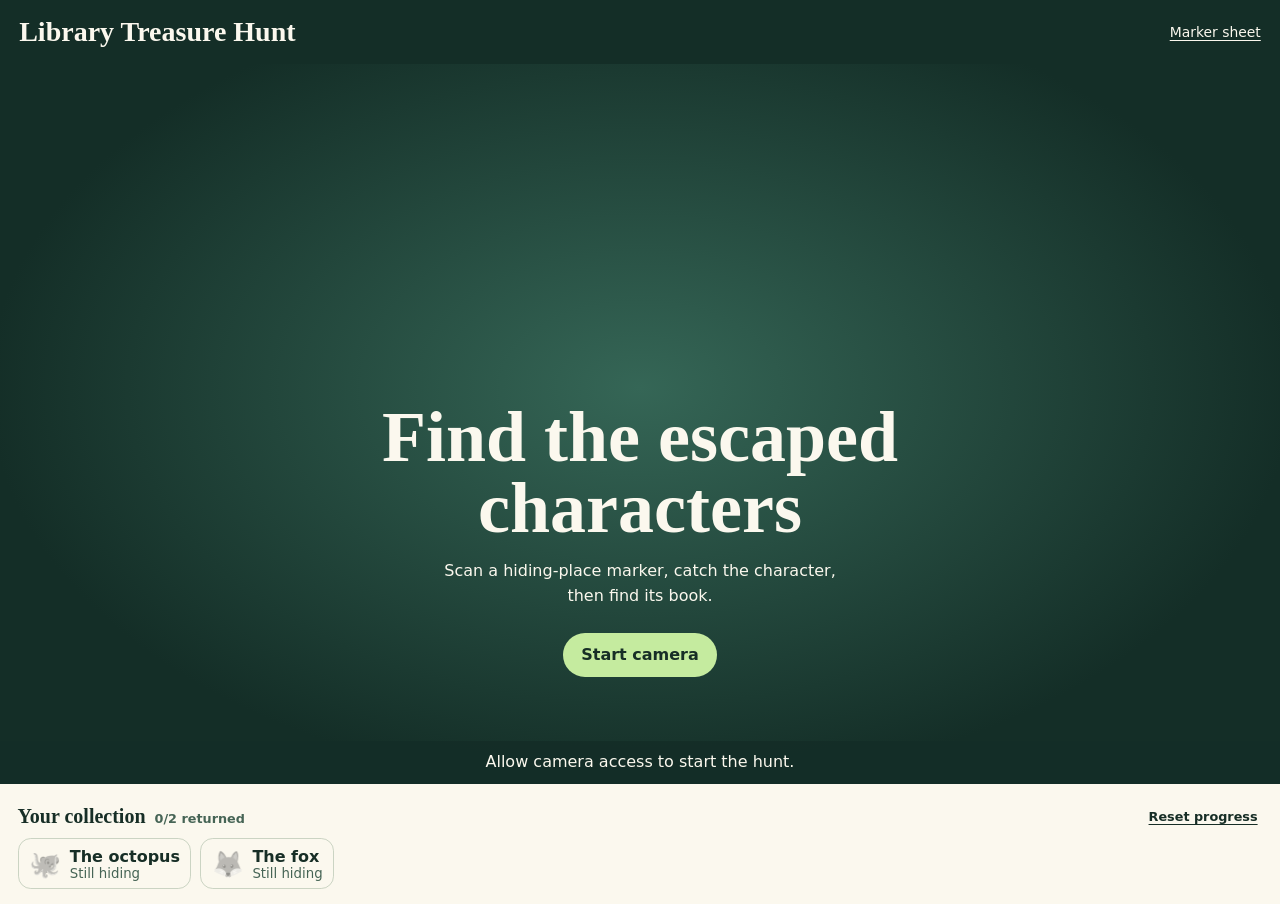
<file: index.html>
<!doctype html>
<html lang="en">
<head>
  <meta charset="utf-8">
  <meta name="viewport" content="width=device-width, initial-scale=1, viewport-fit=cover">
  <meta name="theme-color" content="#142e27">
  <title>Library Treasure Hunt</title>
  <link rel="icon" href="assets/markers/octopus-hideout.svg" type="image/svg+xml">
  <link rel="stylesheet" href="styles.css">
  <script defer src="vendor/aframe-1.6.0.min.js"></script>
  <script defer src="vendor/arjs-3.4.8.js"></script>
  <script type="module" src="hunt.js"></script>
</head>
<body>
  <header class="site-header">
    <h1>Library Treasure Hunt</h1>
    <a href="markers.html">Marker sheet</a>
  </header>
  <main class="hunt">
    <section class="scanner" aria-labelledby="scan-title">
      <div id="camera" class="camera">
        <div id="camera-intro" class="camera-intro">
          <h2 id="scan-title">Find the escaped characters</h2>
          <p>Scan a hiding-place marker, catch the character, then find its book.</p>
          <button id="start" type="button">Start camera</button>
        </div>
      </div>
      <div class="scan-controls">
        <p id="status" role="status">Allow camera access to start the hunt.</p>
        <button type="button" id="catch" hidden>Catch</button>
      </div>
    </section>
    <section class="collection" aria-labelledby="collection-title">
      <div class="collection-heading">
        <h2 id="collection-title">Your collection <span id="count"></span></h2>
        <button class="text-button" type="button" id="reset">Reset progress</button>
      </div>
      <ul id="characters"></ul>
      <p id="storage-warning" hidden>Progress can only be saved for this visit. Your browser blocked local storage.</p>
    </section>
  </main>
</body>
</html>
</file>
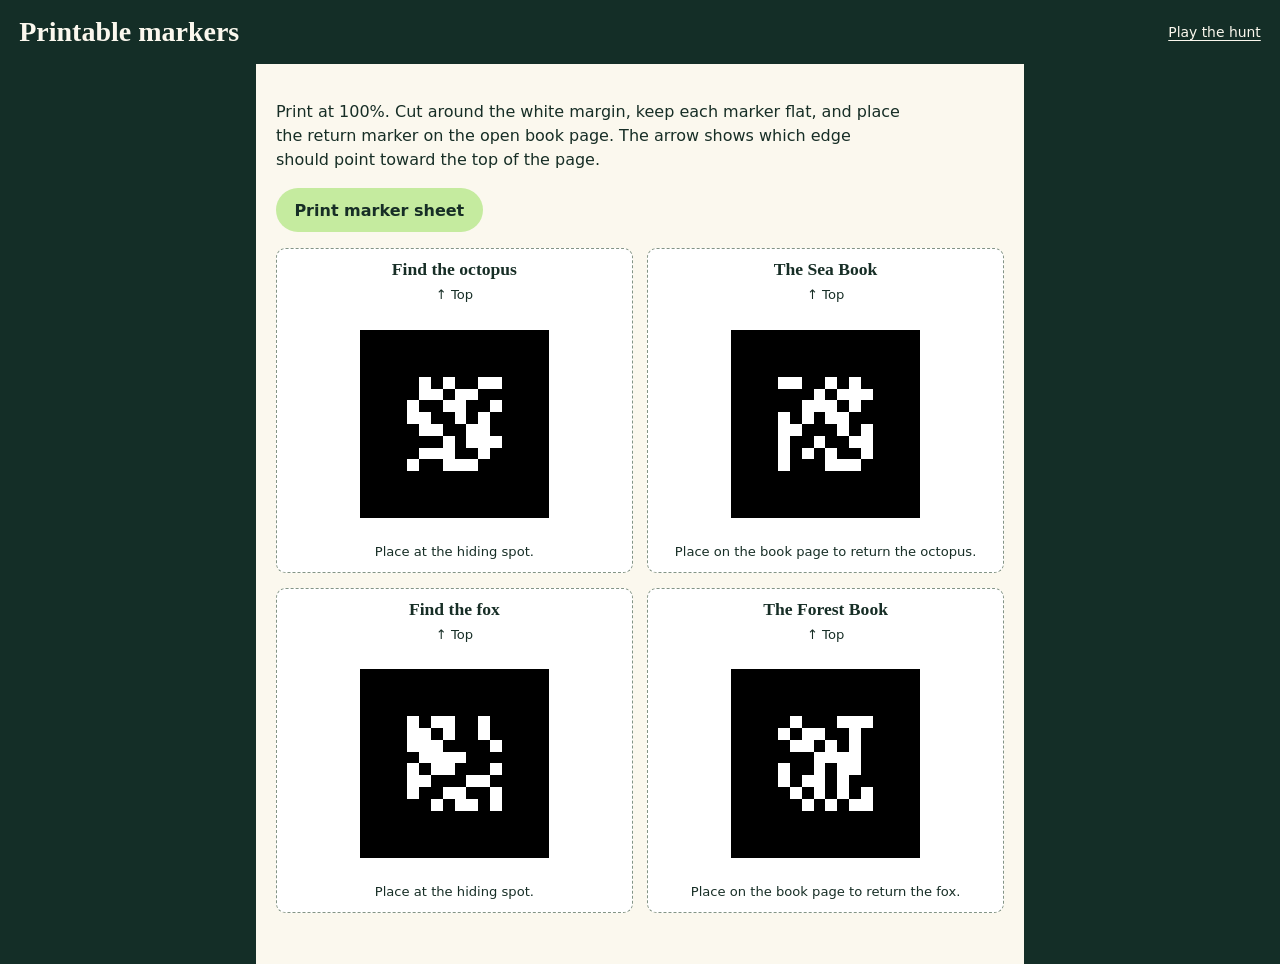
<file: markers.html>
<!doctype html>
<html lang="en">
<head>
  <meta charset="utf-8">
  <meta name="viewport" content="width=device-width, initial-scale=1">
  <title>Printable markers · Library Treasure Hunt</title>
  <link rel="icon" href="assets/markers/octopus-hideout.svg" type="image/svg+xml">
  <link rel="stylesheet" href="styles.css">
  <script type="module" src="marker-sheet.js"></script>
</head>
<body>
  <header class="site-header">
    <h1>Printable markers</h1>
    <a href="index.html">Play the hunt</a>
  </header>
  <main class="print-main">
    <p class="print-instructions">Print at 100%. Cut around the white margin, keep each marker flat, and place the return marker on the open book page. The arrow shows which edge should point toward the top of the page.</p>
    <button id="print" type="button">Print marker sheet</button>
    <div id="marker-sheet" class="marker-sheet"></div>
  </main>
</body>
</html>
</file>
<file: styles.css>
:root {
  color-scheme: light;
  font-family: system-ui, sans-serif;
  color: #172e26;
  background: #142e27;
  --paper: #fbf8ee;
  --mint: #c5eb9f;
}
* { box-sizing: border-box; }
body { margin: 0 !important; width: 100% !important; height: auto !important; }
[hidden] { display: none !important; }
button, a { font: inherit; }
a { color: inherit; text-underline-offset: .25em; }
button { border: 0; border-radius: 2rem; padding: .7rem 1.15rem; background: var(--mint); color: #172e26; font-weight: 750; cursor: pointer; min-height: 44px; }
button:disabled { cursor: wait; opacity: .7; }
:focus-visible { outline: 3px solid #c17d29; outline-offset: 3px; }
.site-header { position: relative; z-index: 4; display: flex; align-items: center; justify-content: space-between; gap: 1rem; padding: max(1rem, env(safe-area-inset-top)) max(1.2rem, env(safe-area-inset-right)) 1rem max(1.2rem, env(safe-area-inset-left)); background: #142e27; color: var(--paper); }
.site-header h1 { margin: 0; font: 700 clamp(1.1rem, 4.5vw, 1.75rem) Georgia, serif; }
.site-header a { flex: none; font-size: .87rem; }
.hunt { min-height: calc(100svh - 60px); display: flex; flex-direction: column; justify-content: flex-end; }
.scanner { flex: 1; display: flex; flex-direction: column; justify-content: flex-end; }
.camera-intro { position: relative; z-index: 2; width: min(38rem, 100%); margin: auto; padding: clamp(1.5rem, 6vw, 4rem) 1.3rem; text-align: center; color: var(--paper); }
.camera-intro h2 { max-width: 12em; margin: 0 auto .65rem; font: 700 clamp(2.15rem, 8vw, 4.5rem)/.98 Georgia, serif; }
.camera-intro p { max-width: 26rem; margin: 1rem auto 1.5rem; line-height: 1.55; }
body:not(.camera-running) .scanner { background: radial-gradient(ellipse at 50% 45%, #356656, #142e27 72%); }
body.camera-running .camera { position: fixed; z-index: 1; inset: 0; overflow: hidden; pointer-events: none; }
body.camera-running .camera-intro { visibility: hidden; }
body.camera-running #arjs-video { position: absolute !important; z-index: 0 !important; pointer-events: none; }
body.camera-running a-scene { position: absolute !important; top: 50%; left: 50%; transform: translate(-50%, -50%); z-index: 1; }
.scan-controls { position: relative; z-index: 2; display: flex; align-items: center; justify-content: center; gap: .8rem; padding: .65rem 1rem; background: #142e27ee; color: var(--paper); }
.scan-controls p { margin: 0; line-height: 1.4; }
.collection { position: relative; z-index: 2; padding: .65rem max(1.1rem, env(safe-area-inset-right)) max(.8rem, env(safe-area-inset-bottom)) max(1.1rem, env(safe-area-inset-left)); background: var(--paper); }
.collection-heading { display: flex; justify-content: space-between; align-items: center; gap: .5rem; }
.collection h2 { margin: 0; font: 700 1.25rem Georgia, serif; }
#count { color: #466455; font: 600 .8rem system-ui, sans-serif; margin-left: .25rem; white-space: nowrap; }
.text-button { padding-inline: .3rem; background: transparent; font-size: .8rem; text-decoration: underline; text-underline-offset: .2em; }
#characters { display: flex; gap: .55rem; margin: 0; padding: 0 0 .15rem; list-style: none; overflow-x: auto; }
#characters li { display: flex; align-items: center; flex: 0 0 auto; gap: .55rem; padding: .45rem .65rem; border: 1px solid #cbd4c3; border-radius: .8rem; }
.character-icon { display: inline-grid; place-items: center; min-width: 1.2em; font-size: 1.6rem; }
#characters li[data-state="missing"] .character-icon { filter: grayscale(1); opacity: .5; }
#characters strong, #characters small { display: block; }
#characters small { color: #466455; }
#storage-warning { font-size: .85rem; margin: .5rem 0 0; }
.flying-icon { position: fixed; z-index: 6; top: 0; left: 0; pointer-events: none; font-size: 2.6rem; line-height: 1; }
.print-main { max-width: 48rem; min-height: 100vh; margin: auto; padding: 1.25rem; background: var(--paper); }
.print-instructions { max-width: 62ch; line-height: 1.5; }
.marker-sheet { display: grid; grid-template-columns: repeat(2, minmax(0, 1fr)); gap: .9rem; margin-top: 1rem; }
.marker-sheet article { break-inside: avoid; text-align: center; padding: .65rem; border: 1px dashed #839486; border-radius: .6rem; background: white; }
.marker-sheet h2 { font: 700 1.1rem Georgia, serif; margin: 0 0 .25rem; }
.marker-sheet span, .marker-sheet p { font-size: .82rem; }
.marker-sheet img { display: block; width: min(100%, 62.5mm); height: auto; margin: .15rem auto; }
.marker-sheet p { margin: .15rem 0; }
@media print {
  @page { margin: 12mm; }
  :root, .print-main { background: white; }
  .site-header, .print-instructions, #print { display: none; }
  .print-main { padding: 0; min-height: 0; }
  .marker-sheet { margin: 0; gap: 5mm; }
}
#error-popup { display: none !important; }
</file>
